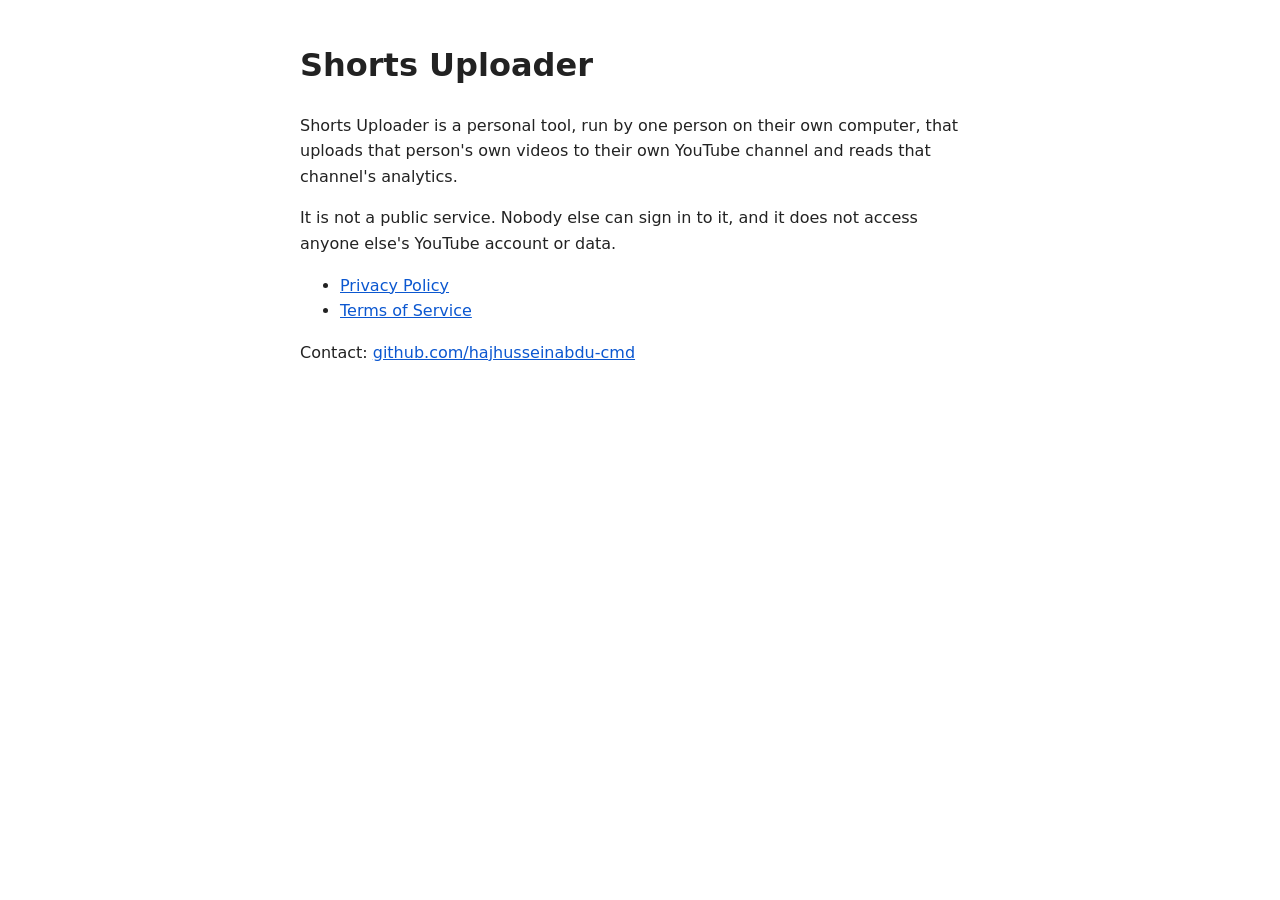
<file: index.html>
<!DOCTYPE html>
<html lang="en">
<head>
<meta charset="utf-8">
<meta name="viewport" content="width=device-width, initial-scale=1">
<title>Shorts Uploader</title>
<link rel="stylesheet" href="style.css">
</head>
<body>
<main>
<h1>Shorts Uploader</h1>
<p>Shorts Uploader is a personal tool, run by one person on their own computer, that uploads that person's own videos to their own YouTube channel and reads that channel's analytics.</p>
<p>It is not a public service. Nobody else can sign in to it, and it does not access anyone else's YouTube account or data.</p>
<ul>
<li><a href="privacy.html">Privacy Policy</a></li>
<li><a href="terms.html">Terms of Service</a></li>
</ul>
<p>Contact: <a href="https://github.com/hajhusseinabdu-cmd">github.com/hajhusseinabdu-cmd</a></p>
</main>
</body>
</html>
</file>
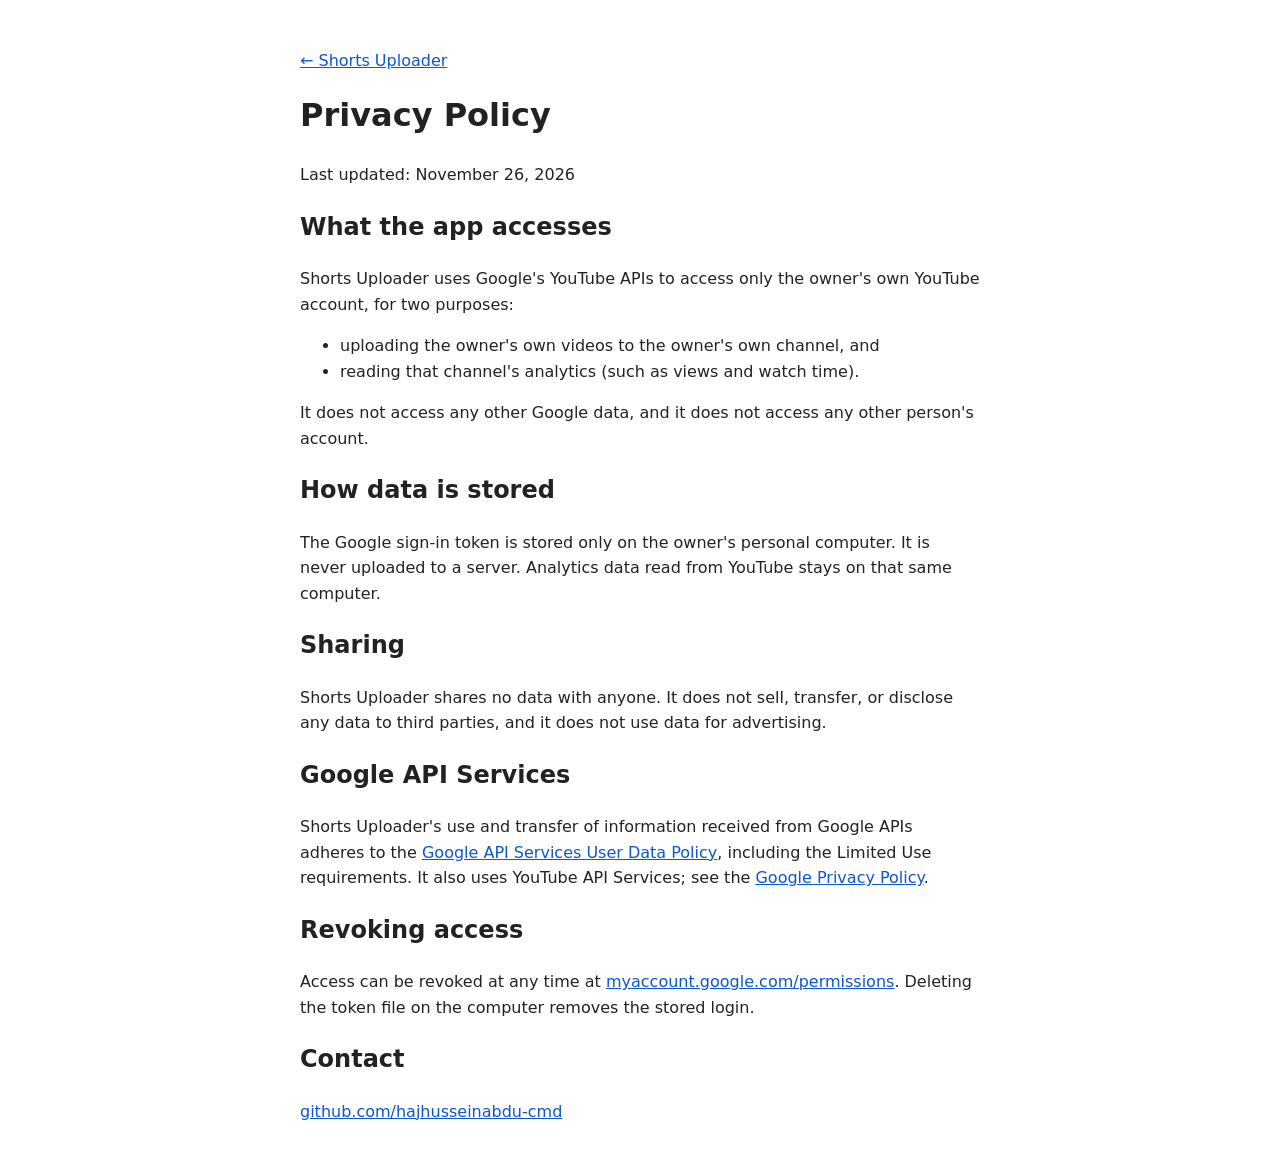
<file: privacy.html>
<!DOCTYPE html>
<html lang="en">
<head>
<meta charset="utf-8">
<meta name="viewport" content="width=device-width, initial-scale=1">
<title>Privacy Policy – Shorts Uploader</title>
<link rel="stylesheet" href="style.css">
</head>
<body>
<main>
<p><a href="index.html">← Shorts Uploader</a></p>
<h1>Privacy Policy</h1>
<p>Last updated: November 26, 2026</p>

<h2>What the app accesses</h2>
<p>Shorts Uploader uses Google's YouTube APIs to access only the owner's own YouTube account, for two purposes:</p>
<ul>
<li>uploading the owner's own videos to the owner's own channel, and</li>
<li>reading that channel's analytics (such as views and watch time).</li>
</ul>
<p>It does not access any other Google data, and it does not access any other person's account.</p>

<h2>How data is stored</h2>
<p>The Google sign-in token is stored only on the owner's personal computer. It is never uploaded to a server. Analytics data read from YouTube stays on that same computer.</p>

<h2>Sharing</h2>
<p>Shorts Uploader shares no data with anyone. It does not sell, transfer, or disclose any data to third parties, and it does not use data for advertising.</p>

<h2>Google API Services</h2>
<p>Shorts Uploader's use and transfer of information received from Google APIs adheres to the <a href="https://developers.google.com/terms/api-services-user-data-policy">Google API Services User Data Policy</a>, including the Limited Use requirements. It also uses YouTube API Services; see the <a href="https://policies.google.com/privacy">Google Privacy Policy</a>.</p>

<h2>Revoking access</h2>
<p>Access can be revoked at any time at <a href="https://myaccount.google.com/permissions">myaccount.google.com/permissions</a>. Deleting the token file on the computer removes the stored login.</p>

<h2>Contact</h2>
<p><a href="https://github.com/hajhusseinabdu-cmd">github.com/hajhusseinabdu-cmd</a></p>
</main>
</body>
</html>
</file>
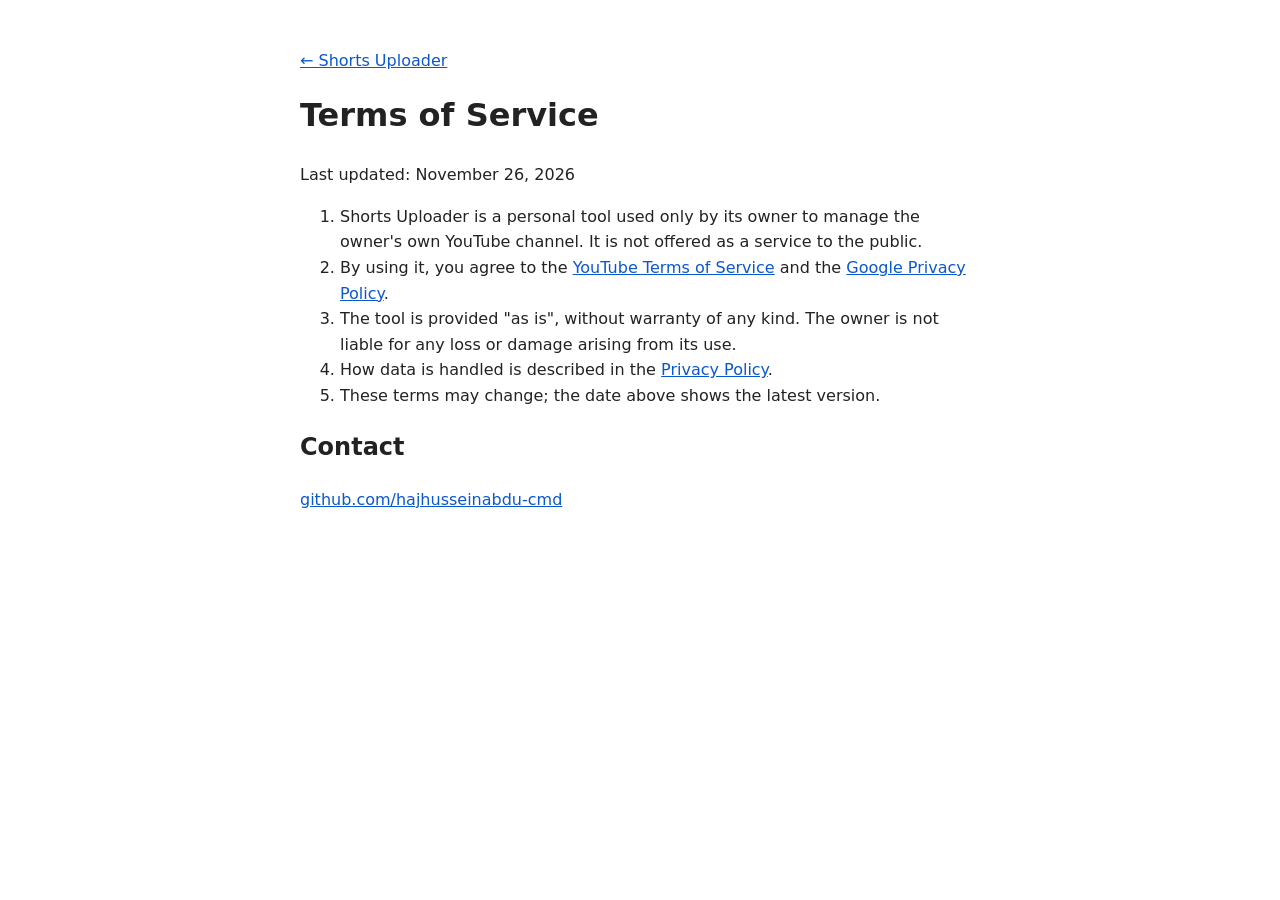
<file: terms.html>
<!DOCTYPE html>
<html lang="en">
<head>
<meta charset="utf-8">
<meta name="viewport" content="width=device-width, initial-scale=1">
<title>Terms of Service – Shorts Uploader</title>
<link rel="stylesheet" href="style.css">
</head>
<body>
<main>
<p><a href="index.html">← Shorts Uploader</a></p>
<h1>Terms of Service</h1>
<p>Last updated: November 26, 2026</p>
<ol>
<li>Shorts Uploader is a personal tool used only by its owner to manage the owner's own YouTube channel. It is not offered as a service to the public.</li>
<li>By using it, you agree to the <a href="https://www.youtube.com/t/terms">YouTube Terms of Service</a> and the <a href="https://policies.google.com/privacy">Google Privacy Policy</a>.</li>
<li>The tool is provided "as is", without warranty of any kind. The owner is not liable for any loss or damage arising from its use.</li>
<li>How data is handled is described in the <a href="privacy.html">Privacy Policy</a>.</li>
<li>These terms may change; the date above shows the latest version.</li>
</ol>
<h2>Contact</h2>
<p><a href="https://github.com/hajhusseinabdu-cmd">github.com/hajhusseinabdu-cmd</a></p>
</main>
</body>
</html>
</file>
<file: style.css>
body { font-family: system-ui, sans-serif; line-height: 1.6; color: #222; background: #fff; margin: 0; }
main { max-width: 680px; margin: 0 auto; padding: 2rem 1.25rem; }
a { color: #0b57d0; }
h1 { margin-top: 0.5rem; }
</file>
